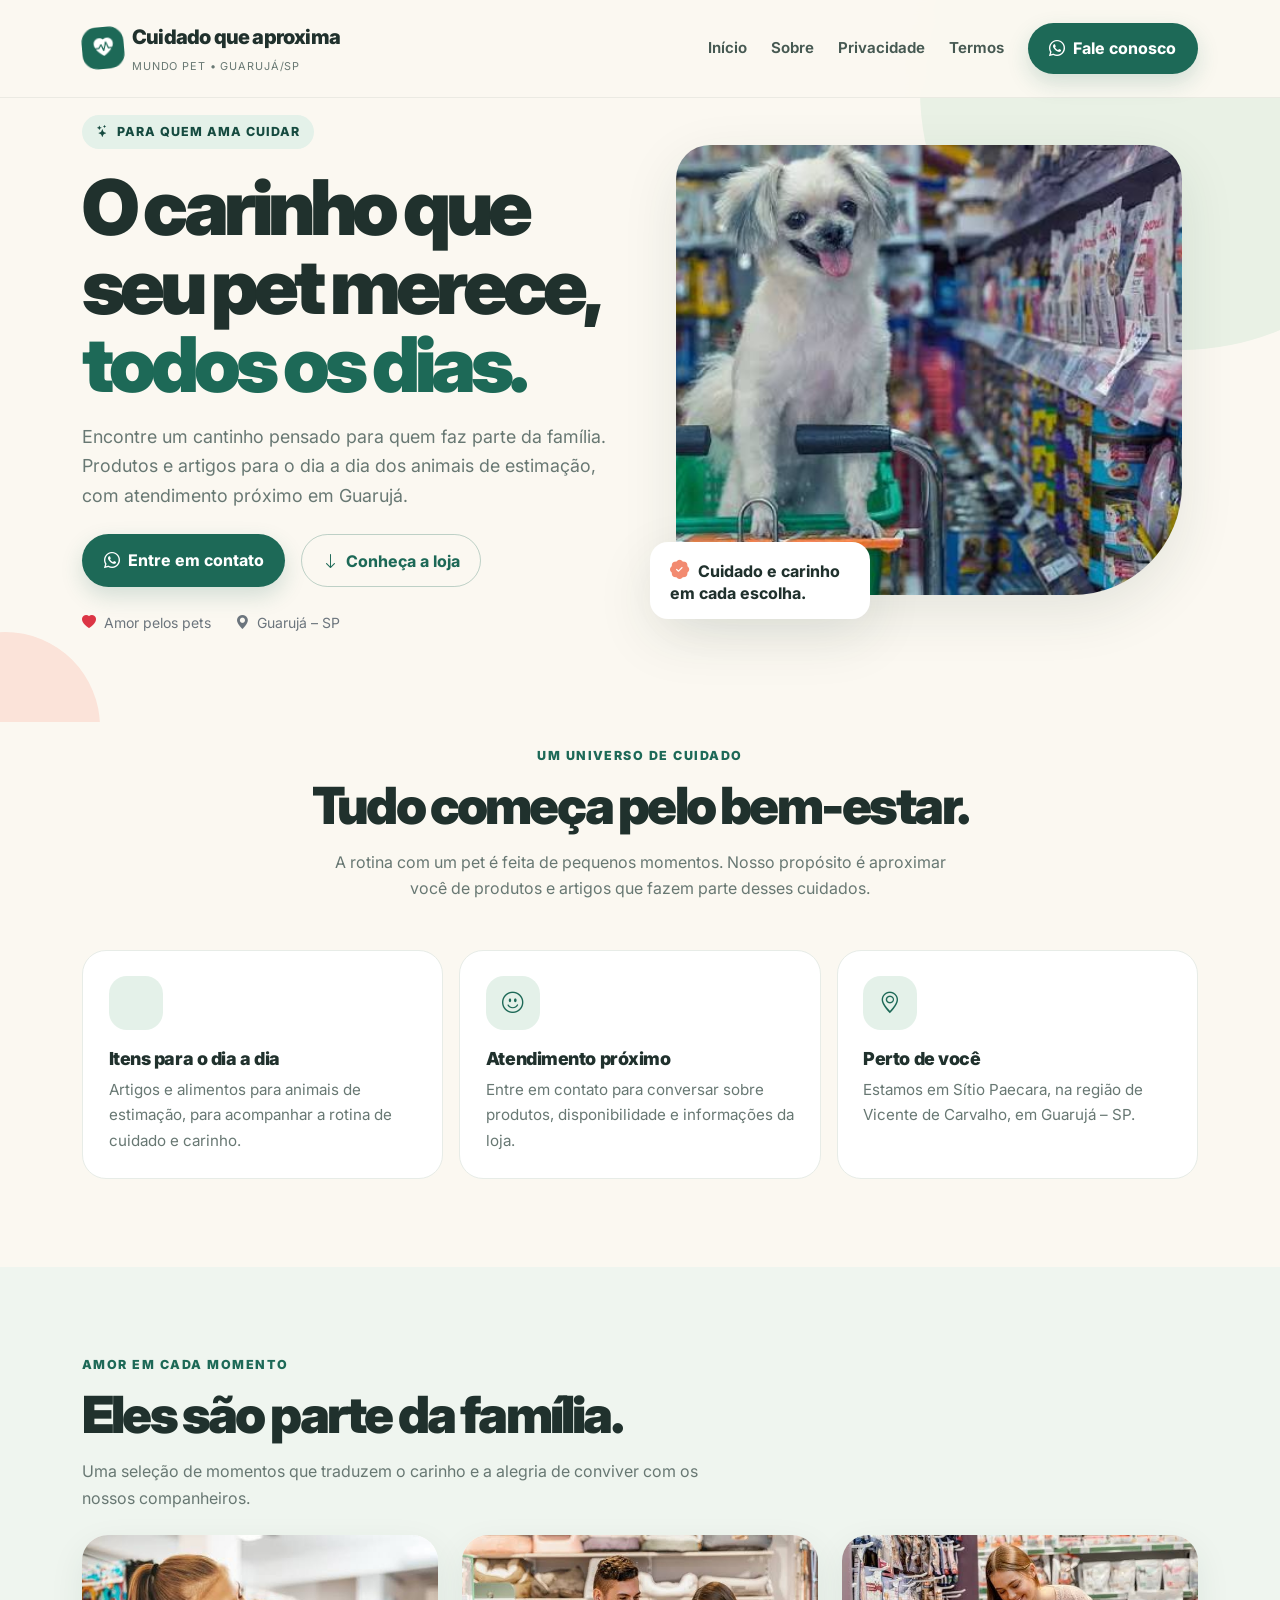
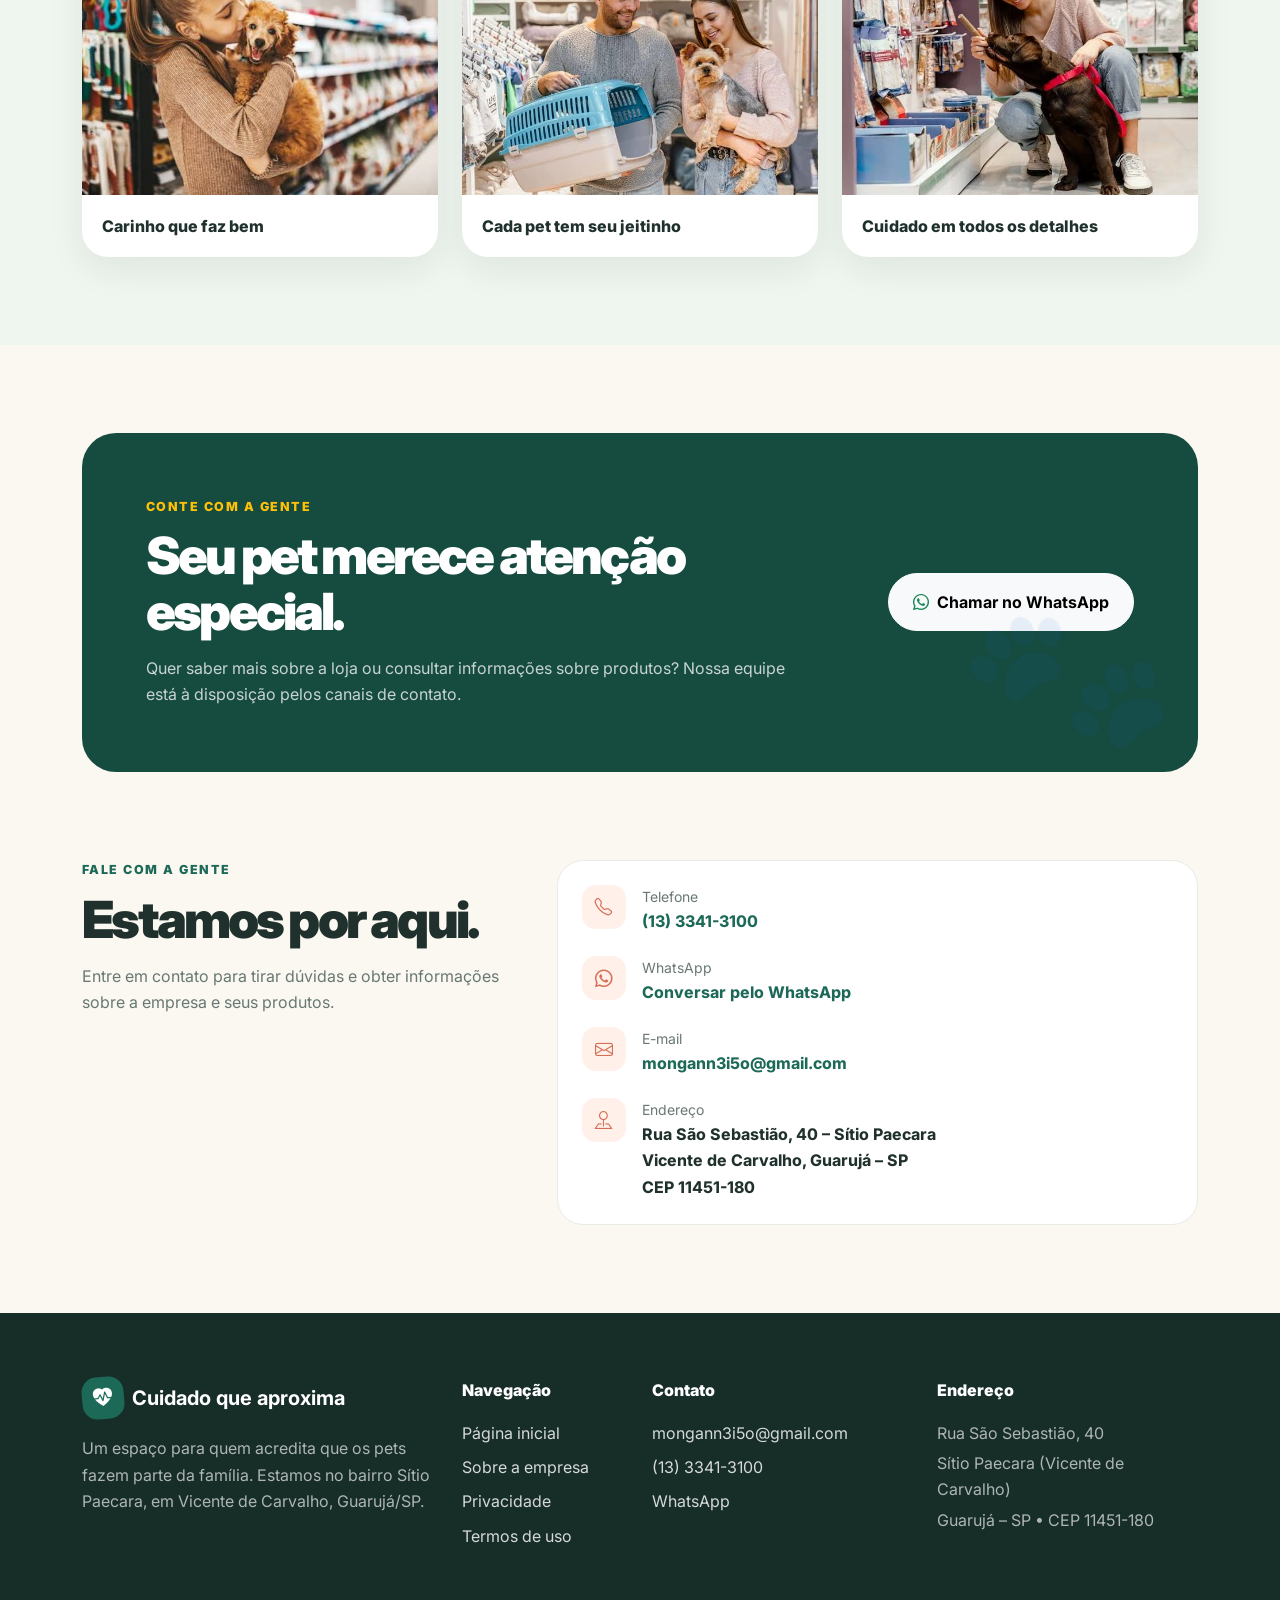
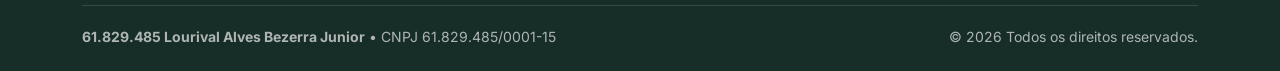
<file: index.html>
<!doctype html>
<html lang="pt-BR">
<head>
 <meta charset="utf-8">
 <meta name="viewport" content="width=device-width, initial-scale=1">
 <meta name="description" content="Conheça a empresa 61.829.485 Lourival Alves Bezerra Junior, comércio varejista de animais vivos e artigos e alimentos para animais de estimação em Guarujá – SP.">
 <meta name="theme-color" content="#fbf8f1">
 <title>Cuidado que aproxima | Artigos para pets em Guarujá</title>
 <link rel="preconnect" href="https://fonts.googleapis.com">
 <link rel="preconnect" href="https://fonts.gstatic.com" crossorigin>
 <link href="https://fonts.googleapis.com/css2?family=Inter:wght@400;500;600;700;800;900&display=swap" rel="stylesheet">
 <link href="https://cdn.jsdelivr.net/npm/bootstrap@5.3.3/dist/css/bootstrap.min.css" rel="stylesheet">
 <link href="https://cdn.jsdelivr.net/npm/bootstrap-icons@1.11.3/font/bootstrap-icons.min.css" rel="stylesheet">
 <link href="assets/css/style.css" rel="stylesheet">
</head>
<body>

<nav class="navbar navbar-expand-lg fixed-top">
 <div class="container py-2">
  <a class="navbar-brand d-flex align-items-center gap-2" href="index.html">
   <span class="brand-mark"><i class="bi bi-heart-pulse-fill"></i></span>
   <span><span class="brand-name">Cuidado que aproxima</span><span class="brand-sub">Mundo pet • Guarujá/SP</span></span>
  </a>
  <button class="navbar-toggler border-0" type="button" data-bs-toggle="collapse" data-bs-target="#mainNav" aria-controls="mainNav" aria-expanded="false" aria-label="Abrir menu"><i class="bi bi-list fs-2"></i></button>
  <div class="collapse navbar-collapse" id="mainNav">
   <ul class="navbar-nav ms-auto align-items-lg-center gap-lg-2"><li class="nav-item"><a class="nav-link active" href="index.html">Início</a></li>
<li class="nav-item"><a class="nav-link " href="sobre.html">Sobre</a></li>
<li class="nav-item"><a class="nav-link " href="politica-de-privacidade.html">Privacidade</a></li>
<li class="nav-item"><a class="nav-link " href="termos-de-uso.html">Termos</a></li></ul>
   <a class="btn btn-pet ms-lg-3 mt-3 mt-lg-0" href="https://wa.me/551333413100" target="_blank" rel="noopener"><i class="bi bi-whatsapp me-2"></i>Fale conosco</a>
  </div>
 </div>
</nav>
<main>
<section class="hero">
 <div class="container">
  <div class="row align-items-center g-4">
   <div class="col-lg-6">
    <span class="eyebrow"><i class="bi bi-stars"></i> Para quem ama cuidar</span>
    <h1>O carinho que seu pet merece, <span>todos os dias.</span></h1>
    <p class="hero-copy">Encontre um cantinho pensado para quem faz parte da família. Produtos e artigos para o dia a dia dos animais de estimação, com atendimento próximo em Guarujá.</p>
    <div class="d-flex flex-wrap gap-3 mt-4">
     <a class="btn btn-pet" href="https://wa.me/551333413100" target="_blank" rel="noopener"><i class="bi bi-whatsapp me-2"></i>Entre em contato</a>
     <a class="btn btn-outline-pet" href="#sobre"><i class="bi bi-arrow-down me-2"></i>Conheça a loja</a>
    </div>
    <div class="d-flex flex-wrap gap-4 mt-4 small text-secondary"><span><i class="bi bi-heart-fill text-danger me-1"></i> Amor pelos pets</span><span><i class="bi bi-geo-alt-fill me-1"></i> Guarujá – SP</span></div>
   </div>
   <div class="col-lg-6">
    <div class="hero-photo-wrap">
     <img class="hero-photo" src="assets/img/pet-na-loja.jpg" alt="Cachorrinho em um carrinho dentro de uma loja pet">
     <div class="photo-note"><i class="bi bi-patch-check-fill"></i> Cuidado e carinho em cada escolha.</div>
    </div>
   </div>
  </div>
 </div>
</section>

<section class="section-pad pt-4" id="sobre">
 <div class="container">
  <div class="text-center mb-5"><div class="section-kicker">Um universo de cuidado</div><h2 class="section-title">Tudo começa pelo bem-estar.</h2><p class="section-lead mx-auto">A rotina com um pet é feita de pequenos momentos. Nosso propósito é aproximar você de produtos e artigos que fazem parte desses cuidados.</p></div>
  <div class="row g-3">
   <div class="col-md-4"><div class="feature-card"><div class="icon-bubble"><i class="bi bi-basket2-heart"></i></div><h3>Itens para o dia a dia</h3><p>Artigos e alimentos para animais de estimação, para acompanhar a rotina de cuidado e carinho.</p></div></div>
   <div class="col-md-4"><div class="feature-card"><div class="icon-bubble"><i class="bi bi-emoji-smile"></i></div><h3>Atendimento próximo</h3><p>Entre em contato para conversar sobre produtos, disponibilidade e informações da loja.</p></div></div>
   <div class="col-md-4"><div class="feature-card"><div class="icon-bubble"><i class="bi bi-geo-alt"></i></div><h3>Perto de você</h3><p>Estamos em Sítio Paecara, na região de Vicente de Carvalho, em Guarujá – SP.</p></div></div>
  </div>
 </div>
</section>

<section class="soft-section section-pad" id="galeria">
 <div class="container">
  <div class="row align-items-end mb-4"><div class="col-lg-8"><div class="section-kicker">Amor em cada momento</div><h2 class="section-title">Eles são parte da família.</h2><p class="section-lead mb-0">Uma seleção de momentos que traduzem o carinho e a alegria de conviver com os nossos companheiros.</p></div></div>
  <div class="row g-4">
   <div class="col-md-6 col-lg-4"><div class="gallery-card"><img src="assets/img/tutora-com-cachorro.jpg" alt="Tutora abraçando seu cachorro em uma loja pet"><div class="gallery-caption">Carinho que faz bem</div></div></div>
   <div class="col-md-6 col-lg-4"><div class="gallery-card"><img src="assets/img/familia-e-pet.jpg" alt="Família com cachorro e caixa de transporte em loja pet"><div class="gallery-caption">Cada pet tem seu jeitinho</div></div></div>
   <div class="col-md-6 col-lg-4"><div class="gallery-card"><img src="assets/img/carinho-no-pet.jpg" alt="Mulher fazendo carinho em um cachorro dentro de loja pet"><div class="gallery-caption">Cuidado em todos os detalhes</div></div></div>
  </div>
 </div>
</section>

<section class="section-pad">
 <div class="container">
  <div class="promise-panel">
   <div class="row align-items-center position-relative">
    <div class="col-lg-8"><div class="section-kicker text-warning">Conte com a gente</div><h2 class="section-title text-white">Seu pet merece atenção especial.</h2><p class="mb-0">Quer saber mais sobre a loja ou consultar informações sobre produtos? Nossa equipe está à disposição pelos canais de contato.</p></div>
    <div class="col-lg-4 mt-4 mt-lg-0 text-lg-end"><a class="btn btn-light rounded-pill px-4 py-3 fw-bold" href="https://wa.me/551333413100" target="_blank" rel="noopener"><i class="bi bi-whatsapp me-2 text-success"></i>Chamar no WhatsApp</a></div>
   </div>
  </div>
 </div>
</section>

<section class="section-pad pt-0" id="contato">
 <div class="container">
  <div class="row g-4">
   <div class="col-lg-5"><div class="section-kicker">Fale com a gente</div><h2 class="section-title">Estamos por aqui.</h2><p class="section-lead">Entre em contato para tirar dúvidas e obter informações sobre a empresa e seus produtos.</p></div>
   <div class="col-lg-7"><div class="contact-card">
    <div class="contact-row"><span class="contact-icon"><i class="bi bi-telephone"></i></span><div><small>Telefone</small><a href="tel:+551333413100">(13) 3341-3100</a></div></div>
    <div class="contact-row"><span class="contact-icon"><i class="bi bi-whatsapp"></i></span><div><small>WhatsApp</small><a href="https://wa.me/551333413100" target="_blank" rel="noopener">Conversar pelo WhatsApp</a></div></div>
    <div class="contact-row"><span class="contact-icon"><i class="bi bi-envelope"></i></span><div><small>E-mail</small><a href="mailto:mongann3i5o@gmail.com">mongann3i5o@gmail.com</a></div></div>
    <div class="contact-row"><span class="contact-icon"><i class="bi bi-pin-map"></i></span><div><small>Endereço</small><strong>Rua São Sebastião, 40 – Sítio Paecara<br>Vicente de Carvalho, Guarujá – SP<br>CEP 11451-180</strong></div></div>
   </div></div>
  </div>
 </div>
</section>
</main>

<footer class="footer">
 <div class="container">
  <div class="row g-4">
   <div class="col-lg-4">
    <div class="d-flex align-items-center gap-2 mb-3"><span class="brand-mark"><i class="bi bi-heart-pulse-fill"></i></span><span class="fw-bold fs-5">Cuidado que aproxima</span></div>
    <p>Um espaço para quem acredita que os pets fazem parte da família. Estamos no bairro Sítio Paecara, em Vicente de Carvalho, Guarujá/SP.</p>
   </div>
   <div class="col-6 col-lg-2">
    <div class="footer-title">Navegação</div>
    <ul class="list-unstyled d-grid gap-2"><li><a href="index.html">Página inicial</a></li><li><a href="sobre.html">Sobre a empresa</a></li><li><a href="politica-de-privacidade.html">Privacidade</a></li><li><a href="termos-de-uso.html">Termos de uso</a></li></ul>
   </div>
   <div class="col-6 col-lg-3">
    <div class="footer-title">Contato</div>
    <ul class="list-unstyled d-grid gap-2"><li><a href="mailto:mongann3i5o@gmail.com">mongann3i5o@gmail.com</a></li><li><a href="tel:+551333413100">(13) 3341-3100</a></li><li><a href="https://wa.me/551333413100" target="_blank" rel="noopener">WhatsApp</a></li></ul>
   </div>
   <div class="col-lg-3">
    <div class="footer-title">Endereço</div>
    <p class="mb-1">Rua São Sebastião, 40</p><p class="mb-1">Sítio Paecara (Vicente de Carvalho)</p><p>Guarujá – SP • CEP 11451-180</p>
   </div>
  </div>
  <div class="footer-bottom d-flex flex-column flex-md-row justify-content-between gap-2">
   <small><strong>61.829.485 Lourival Alves Bezerra Junior</strong> • CNPJ 61.829.485/0001-15</small>
   <small>© <span id="year"></span> Todos os direitos reservados.</small>
  </div>
 </div>
</footer>

<script src="https://cdn.jsdelivr.net/npm/bootstrap@5.3.3/dist/js/bootstrap.bundle.min.js"></script>
<script>document.getElementById('year').textContent = new Date().getFullYear();</script>

</body>
</html>
</file>
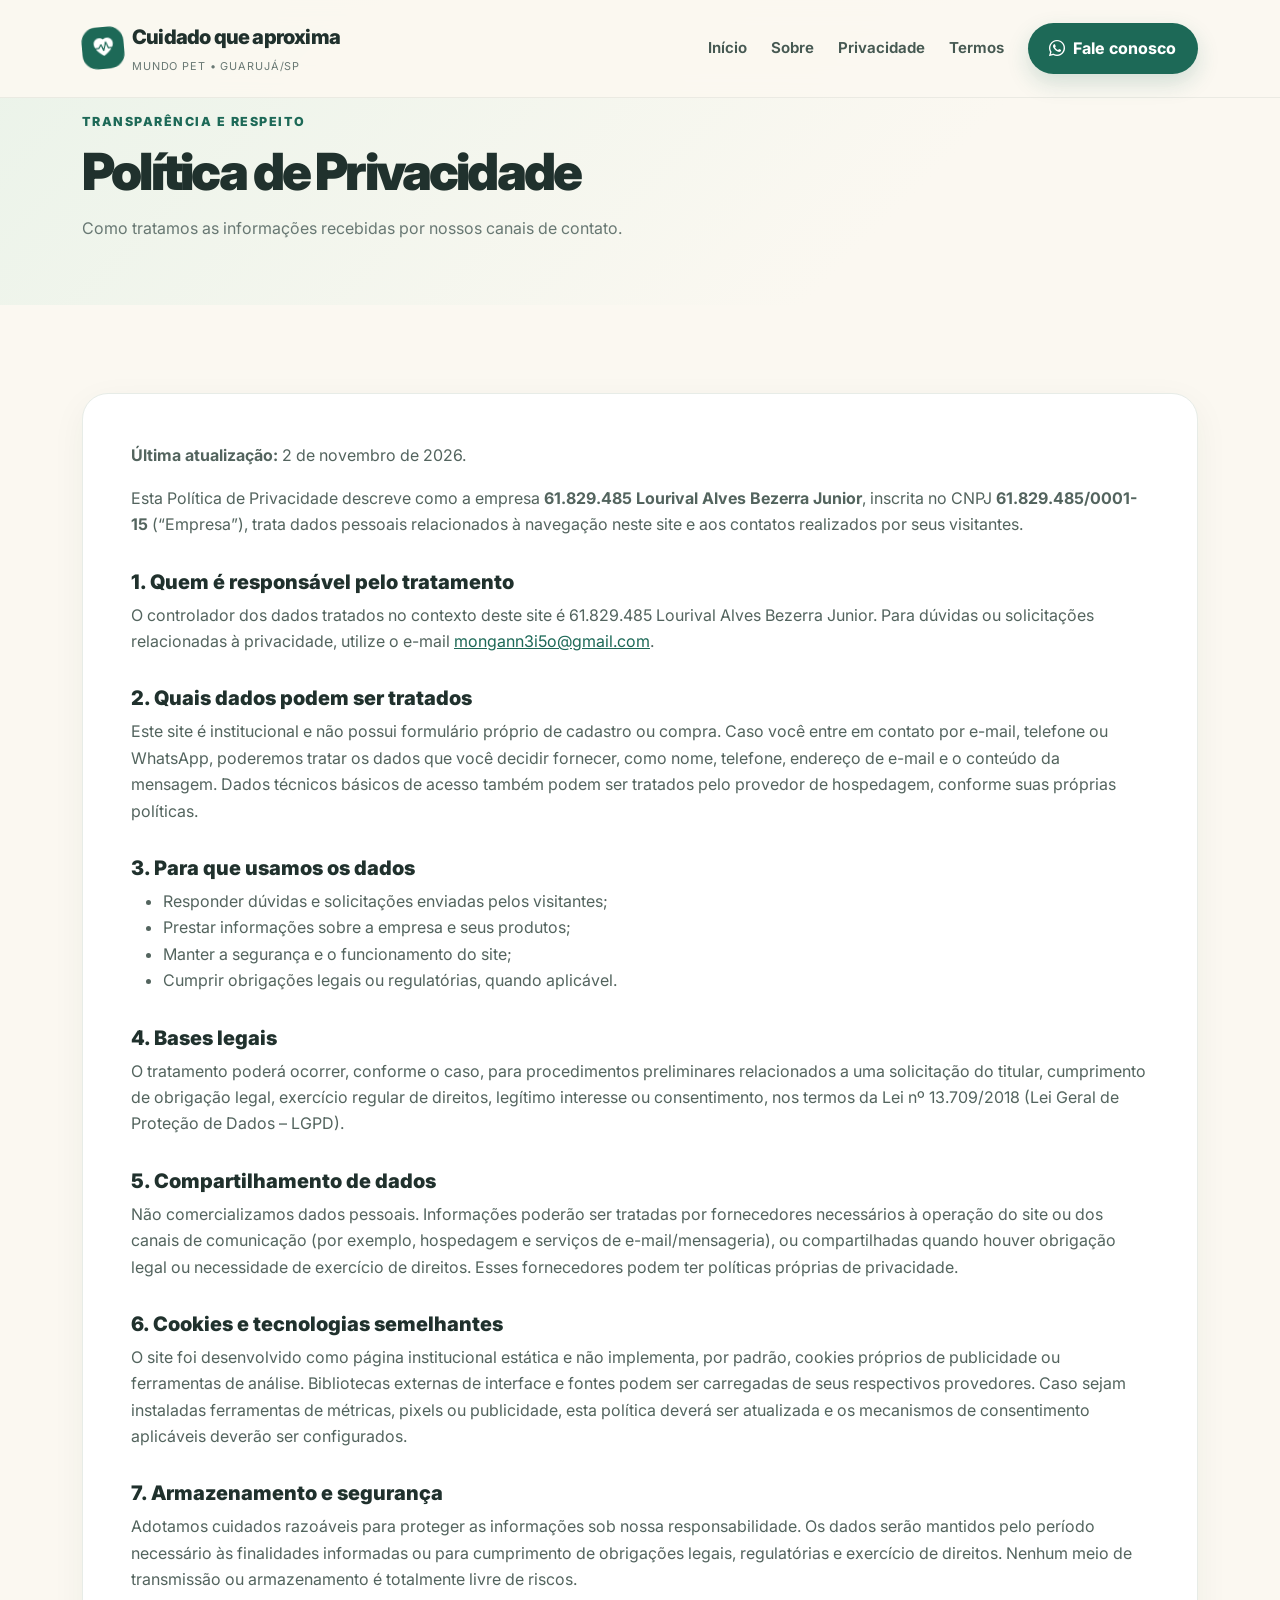
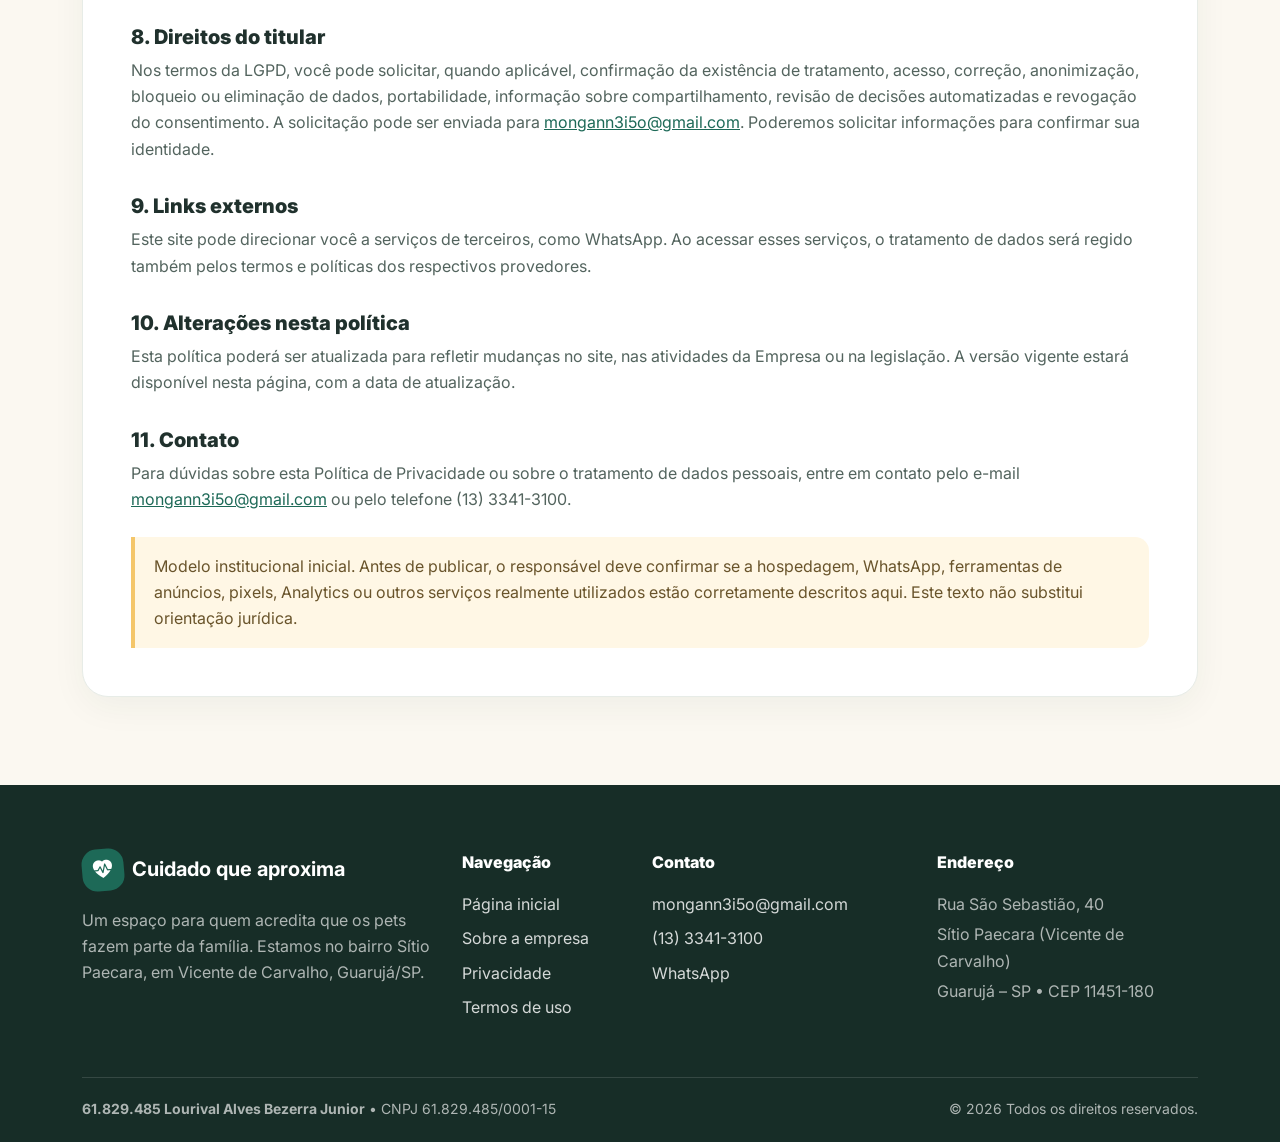
<file: politica-de-privacidade.html>
<!doctype html>
<html lang="pt-BR">
<head>
 <meta charset="utf-8">
 <meta name="viewport" content="width=device-width, initial-scale=1">
 <meta name="description" content="Política de Privacidade do site da empresa 61.829.485 Lourival Alves Bezerra Junior.">
 <meta name="theme-color" content="#fbf8f1">
 <title>Política de Privacidade | 61.829.485 Lourival Alves Bezerra Junior</title>
 <link rel="preconnect" href="https://fonts.googleapis.com">
 <link rel="preconnect" href="https://fonts.gstatic.com" crossorigin>
 <link href="https://fonts.googleapis.com/css2?family=Inter:wght@400;500;600;700;800;900&display=swap" rel="stylesheet">
 <link href="https://cdn.jsdelivr.net/npm/bootstrap@5.3.3/dist/css/bootstrap.min.css" rel="stylesheet">
 <link href="https://cdn.jsdelivr.net/npm/bootstrap-icons@1.11.3/font/bootstrap-icons.min.css" rel="stylesheet">
 <link href="assets/css/style.css" rel="stylesheet">
</head>
<body>

<nav class="navbar navbar-expand-lg fixed-top">
 <div class="container py-2">
  <a class="navbar-brand d-flex align-items-center gap-2" href="index.html">
   <span class="brand-mark"><i class="bi bi-heart-pulse-fill"></i></span>
   <span><span class="brand-name">Cuidado que aproxima</span><span class="brand-sub">Mundo pet • Guarujá/SP</span></span>
  </a>
  <button class="navbar-toggler border-0" type="button" data-bs-toggle="collapse" data-bs-target="#mainNav" aria-controls="mainNav" aria-expanded="false" aria-label="Abrir menu"><i class="bi bi-list fs-2"></i></button>
  <div class="collapse navbar-collapse" id="mainNav">
   <ul class="navbar-nav ms-auto align-items-lg-center gap-lg-2"><li class="nav-item"><a class="nav-link " href="index.html">Início</a></li>
<li class="nav-item"><a class="nav-link " href="sobre.html">Sobre</a></li>
<li class="nav-item"><a class="nav-link active" href="politica-de-privacidade.html">Privacidade</a></li>
<li class="nav-item"><a class="nav-link " href="termos-de-uso.html">Termos</a></li></ul>
   <a class="btn btn-pet ms-lg-3 mt-3 mt-lg-0" href="https://wa.me/551333413100" target="_blank" rel="noopener"><i class="bi bi-whatsapp me-2"></i>Fale conosco</a>
  </div>
 </div>
</nav>
<main>
<section class="inner-hero"><div class="container"><div class="section-kicker">Transparência e respeito</div><h1 class="section-title">Política de Privacidade</h1><p class="section-lead">Como tratamos as informações recebidas por nossos canais de contato.</p></div></section>
<section class="section-pad"><div class="container"><div class="policy-content">
 <p><strong>Última atualização:</strong> 2 de novembro de 2026.</p>
 <p>Esta Política de Privacidade descreve como a empresa <strong>61.829.485 Lourival Alves Bezerra Junior</strong>, inscrita no CNPJ <strong>61.829.485/0001-15</strong> (“Empresa”), trata dados pessoais relacionados à navegação neste site e aos contatos realizados por seus visitantes.</p>
 <h2>1. Quem é responsável pelo tratamento</h2><p>O controlador dos dados tratados no contexto deste site é 61.829.485 Lourival Alves Bezerra Junior. Para dúvidas ou solicitações relacionadas à privacidade, utilize o e-mail <a href="mailto:mongann3i5o@gmail.com">mongann3i5o@gmail.com</a>.</p>
 <h2>2. Quais dados podem ser tratados</h2><p>Este site é institucional e não possui formulário próprio de cadastro ou compra. Caso você entre em contato por e-mail, telefone ou WhatsApp, poderemos tratar os dados que você decidir fornecer, como nome, telefone, endereço de e-mail e o conteúdo da mensagem. Dados técnicos básicos de acesso também podem ser tratados pelo provedor de hospedagem, conforme suas próprias políticas.</p>
 <h2>3. Para que usamos os dados</h2><ul><li>Responder dúvidas e solicitações enviadas pelos visitantes;</li><li>Prestar informações sobre a empresa e seus produtos;</li><li>Manter a segurança e o funcionamento do site;</li><li>Cumprir obrigações legais ou regulatórias, quando aplicável.</li></ul>
 <h2>4. Bases legais</h2><p>O tratamento poderá ocorrer, conforme o caso, para procedimentos preliminares relacionados a uma solicitação do titular, cumprimento de obrigação legal, exercício regular de direitos, legítimo interesse ou consentimento, nos termos da Lei nº 13.709/2018 (Lei Geral de Proteção de Dados – LGPD).</p>
 <h2>5. Compartilhamento de dados</h2><p>Não comercializamos dados pessoais. Informações poderão ser tratadas por fornecedores necessários à operação do site ou dos canais de comunicação (por exemplo, hospedagem e serviços de e-mail/mensageria), ou compartilhadas quando houver obrigação legal ou necessidade de exercício de direitos. Esses fornecedores podem ter políticas próprias de privacidade.</p>
 <h2>6. Cookies e tecnologias semelhantes</h2><p>O site foi desenvolvido como página institucional estática e não implementa, por padrão, cookies próprios de publicidade ou ferramentas de análise. Bibliotecas externas de interface e fontes podem ser carregadas de seus respectivos provedores. Caso sejam instaladas ferramentas de métricas, pixels ou publicidade, esta política deverá ser atualizada e os mecanismos de consentimento aplicáveis deverão ser configurados.</p>
 <h2>7. Armazenamento e segurança</h2><p>Adotamos cuidados razoáveis para proteger as informações sob nossa responsabilidade. Os dados serão mantidos pelo período necessário às finalidades informadas ou para cumprimento de obrigações legais, regulatórias e exercício de direitos. Nenhum meio de transmissão ou armazenamento é totalmente livre de riscos.</p>
 <h2>8. Direitos do titular</h2><p>Nos termos da LGPD, você pode solicitar, quando aplicável, confirmação da existência de tratamento, acesso, correção, anonimização, bloqueio ou eliminação de dados, portabilidade, informação sobre compartilhamento, revisão de decisões automatizadas e revogação do consentimento. A solicitação pode ser enviada para <a href="mailto:mongann3i5o@gmail.com">mongann3i5o@gmail.com</a>. Poderemos solicitar informações para confirmar sua identidade.</p>
 <h2>9. Links externos</h2><p>Este site pode direcionar você a serviços de terceiros, como WhatsApp. Ao acessar esses serviços, o tratamento de dados será regido também pelos termos e políticas dos respectivos provedores.</p>
 <h2>10. Alterações nesta política</h2><p>Esta política poderá ser atualizada para refletir mudanças no site, nas atividades da Empresa ou na legislação. A versão vigente estará disponível nesta página, com a data de atualização.</p>
 <h2>11. Contato</h2><p>Para dúvidas sobre esta Política de Privacidade ou sobre o tratamento de dados pessoais, entre em contato pelo e-mail <a href="mailto:mongann3i5o@gmail.com">mongann3i5o@gmail.com</a> ou pelo telefone (13) 3341-3100.</p>
 <div class="legal-note mt-4">Modelo institucional inicial. Antes de publicar, o responsável deve confirmar se a hospedagem, WhatsApp, ferramentas de anúncios, pixels, Analytics ou outros serviços realmente utilizados estão corretamente descritos aqui. Este texto não substitui orientação jurídica.</div>
</div></div></section>
</main>

<footer class="footer">
 <div class="container">
  <div class="row g-4">
   <div class="col-lg-4">
    <div class="d-flex align-items-center gap-2 mb-3"><span class="brand-mark"><i class="bi bi-heart-pulse-fill"></i></span><span class="fw-bold fs-5">Cuidado que aproxima</span></div>
    <p>Um espaço para quem acredita que os pets fazem parte da família. Estamos no bairro Sítio Paecara, em Vicente de Carvalho, Guarujá/SP.</p>
   </div>
   <div class="col-6 col-lg-2">
    <div class="footer-title">Navegação</div>
    <ul class="list-unstyled d-grid gap-2"><li><a href="index.html">Página inicial</a></li><li><a href="sobre.html">Sobre a empresa</a></li><li><a href="politica-de-privacidade.html">Privacidade</a></li><li><a href="termos-de-uso.html">Termos de uso</a></li></ul>
   </div>
   <div class="col-6 col-lg-3">
    <div class="footer-title">Contato</div>
    <ul class="list-unstyled d-grid gap-2"><li><a href="mailto:mongann3i5o@gmail.com">mongann3i5o@gmail.com</a></li><li><a href="tel:+551333413100">(13) 3341-3100</a></li><li><a href="https://wa.me/551333413100" target="_blank" rel="noopener">WhatsApp</a></li></ul>
   </div>
   <div class="col-lg-3">
    <div class="footer-title">Endereço</div>
    <p class="mb-1">Rua São Sebastião, 40</p><p class="mb-1">Sítio Paecara (Vicente de Carvalho)</p><p>Guarujá – SP • CEP 11451-180</p>
   </div>
  </div>
  <div class="footer-bottom d-flex flex-column flex-md-row justify-content-between gap-2">
   <small><strong>61.829.485 Lourival Alves Bezerra Junior</strong> • CNPJ 61.829.485/0001-15</small>
   <small>© <span id="year"></span> Todos os direitos reservados.</small>
  </div>
 </div>
</footer>

<script src="https://cdn.jsdelivr.net/npm/bootstrap@5.3.3/dist/js/bootstrap.bundle.min.js"></script>
<script>document.getElementById('year').textContent = new Date().getFullYear();</script>

</body>
</html>
</file>
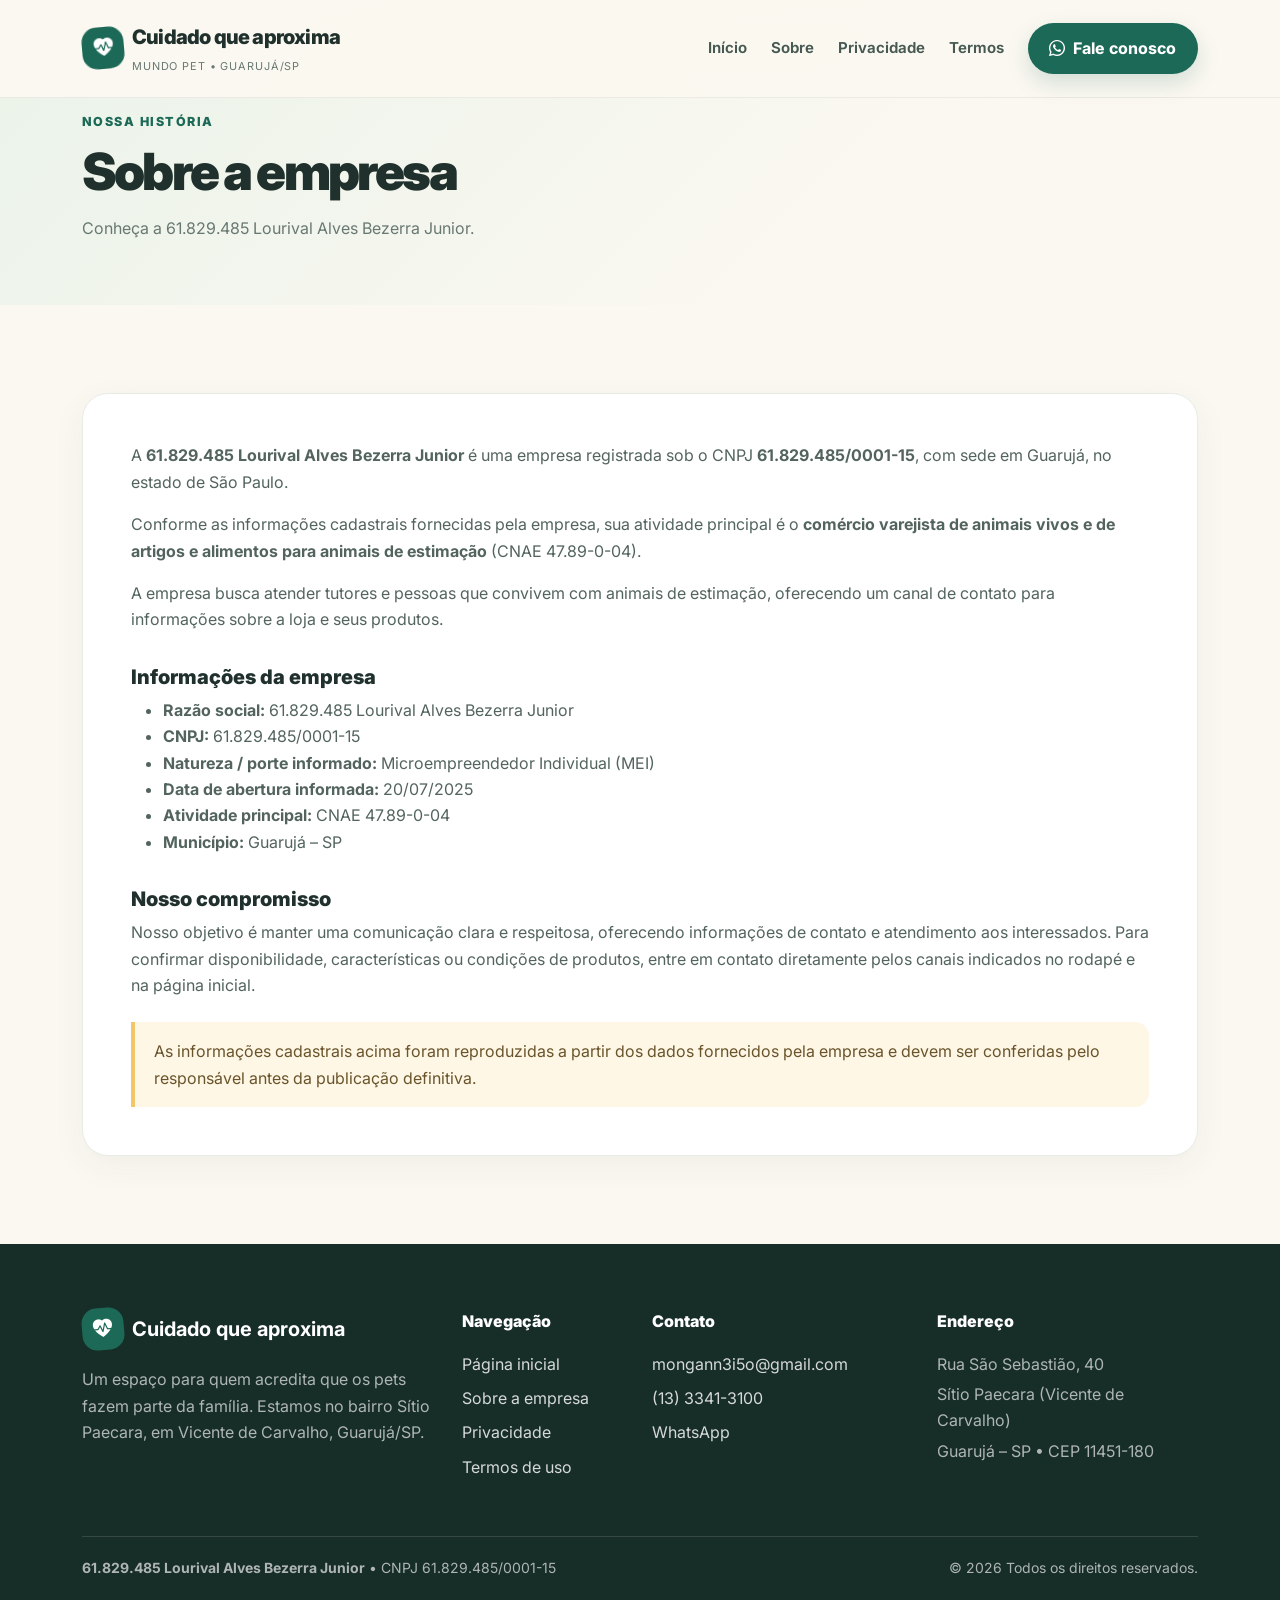
<file: sobre.html>
<!doctype html>
<html lang="pt-BR">
<head>
 <meta charset="utf-8">
 <meta name="viewport" content="width=device-width, initial-scale=1">
 <meta name="description" content="Conheça a empresa 61.829.485 Lourival Alves Bezerra Junior, em Guarujá – SP.">
 <meta name="theme-color" content="#fbf8f1">
 <title>Sobre | 61.829.485 Lourival Alves Bezerra Junior</title>
 <link rel="preconnect" href="https://fonts.googleapis.com">
 <link rel="preconnect" href="https://fonts.gstatic.com" crossorigin>
 <link href="https://fonts.googleapis.com/css2?family=Inter:wght@400;500;600;700;800;900&display=swap" rel="stylesheet">
 <link href="https://cdn.jsdelivr.net/npm/bootstrap@5.3.3/dist/css/bootstrap.min.css" rel="stylesheet">
 <link href="https://cdn.jsdelivr.net/npm/bootstrap-icons@1.11.3/font/bootstrap-icons.min.css" rel="stylesheet">
 <link href="assets/css/style.css" rel="stylesheet">
</head>
<body>

<nav class="navbar navbar-expand-lg fixed-top">
 <div class="container py-2">
  <a class="navbar-brand d-flex align-items-center gap-2" href="index.html">
   <span class="brand-mark"><i class="bi bi-heart-pulse-fill"></i></span>
   <span><span class="brand-name">Cuidado que aproxima</span><span class="brand-sub">Mundo pet • Guarujá/SP</span></span>
  </a>
  <button class="navbar-toggler border-0" type="button" data-bs-toggle="collapse" data-bs-target="#mainNav" aria-controls="mainNav" aria-expanded="false" aria-label="Abrir menu"><i class="bi bi-list fs-2"></i></button>
  <div class="collapse navbar-collapse" id="mainNav">
   <ul class="navbar-nav ms-auto align-items-lg-center gap-lg-2"><li class="nav-item"><a class="nav-link " href="index.html">Início</a></li>
<li class="nav-item"><a class="nav-link active" href="sobre.html">Sobre</a></li>
<li class="nav-item"><a class="nav-link " href="politica-de-privacidade.html">Privacidade</a></li>
<li class="nav-item"><a class="nav-link " href="termos-de-uso.html">Termos</a></li></ul>
   <a class="btn btn-pet ms-lg-3 mt-3 mt-lg-0" href="https://wa.me/551333413100" target="_blank" rel="noopener"><i class="bi bi-whatsapp me-2"></i>Fale conosco</a>
  </div>
 </div>
</nav>
<main>
<section class="inner-hero"><div class="container"><div class="section-kicker">Nossa história</div><h1 class="section-title">Sobre a empresa</h1><p class="section-lead">Conheça a 61.829.485 Lourival Alves Bezerra Junior.</p></div></section>
<section class="section-pad"><div class="container"><div class="policy-content">
 <p>A <strong>61.829.485 Lourival Alves Bezerra Junior</strong> é uma empresa registrada sob o CNPJ <strong>61.829.485/0001-15</strong>, com sede em Guarujá, no estado de São Paulo.</p>
 <p>Conforme as informações cadastrais fornecidas pela empresa, sua atividade principal é o <strong>comércio varejista de animais vivos e de artigos e alimentos para animais de estimação</strong> (CNAE 47.89-0-04).</p>
 <p>A empresa busca atender tutores e pessoas que convivem com animais de estimação, oferecendo um canal de contato para informações sobre a loja e seus produtos.</p>
 <h2>Informações da empresa</h2>
 <ul><li><strong>Razão social:</strong> 61.829.485 Lourival Alves Bezerra Junior</li><li><strong>CNPJ:</strong> 61.829.485/0001-15</li><li><strong>Natureza / porte informado:</strong> Microempreendedor Individual (MEI)</li><li><strong>Data de abertura informada:</strong> 20/07/2025</li><li><strong>Atividade principal:</strong> CNAE 47.89-0-04</li><li><strong>Município:</strong> Guarujá – SP</li></ul>
 <h2>Nosso compromisso</h2><p>Nosso objetivo é manter uma comunicação clara e respeitosa, oferecendo informações de contato e atendimento aos interessados. Para confirmar disponibilidade, características ou condições de produtos, entre em contato diretamente pelos canais indicados no rodapé e na página inicial.</p>
 <div class="legal-note mt-4">As informações cadastrais acima foram reproduzidas a partir dos dados fornecidos pela empresa e devem ser conferidas pelo responsável antes da publicação definitiva.</div>
</div></div></section>
</main>

<footer class="footer">
 <div class="container">
  <div class="row g-4">
   <div class="col-lg-4">
    <div class="d-flex align-items-center gap-2 mb-3"><span class="brand-mark"><i class="bi bi-heart-pulse-fill"></i></span><span class="fw-bold fs-5">Cuidado que aproxima</span></div>
    <p>Um espaço para quem acredita que os pets fazem parte da família. Estamos no bairro Sítio Paecara, em Vicente de Carvalho, Guarujá/SP.</p>
   </div>
   <div class="col-6 col-lg-2">
    <div class="footer-title">Navegação</div>
    <ul class="list-unstyled d-grid gap-2"><li><a href="index.html">Página inicial</a></li><li><a href="sobre.html">Sobre a empresa</a></li><li><a href="politica-de-privacidade.html">Privacidade</a></li><li><a href="termos-de-uso.html">Termos de uso</a></li></ul>
   </div>
   <div class="col-6 col-lg-3">
    <div class="footer-title">Contato</div>
    <ul class="list-unstyled d-grid gap-2"><li><a href="mailto:mongann3i5o@gmail.com">mongann3i5o@gmail.com</a></li><li><a href="tel:+551333413100">(13) 3341-3100</a></li><li><a href="https://wa.me/551333413100" target="_blank" rel="noopener">WhatsApp</a></li></ul>
   </div>
   <div class="col-lg-3">
    <div class="footer-title">Endereço</div>
    <p class="mb-1">Rua São Sebastião, 40</p><p class="mb-1">Sítio Paecara (Vicente de Carvalho)</p><p>Guarujá – SP • CEP 11451-180</p>
   </div>
  </div>
  <div class="footer-bottom d-flex flex-column flex-md-row justify-content-between gap-2">
   <small><strong>61.829.485 Lourival Alves Bezerra Junior</strong> • CNPJ 61.829.485/0001-15</small>
   <small>© <span id="year"></span> Todos os direitos reservados.</small>
  </div>
 </div>
</footer>

<script src="https://cdn.jsdelivr.net/npm/bootstrap@5.3.3/dist/js/bootstrap.bundle.min.js"></script>
<script>document.getElementById('year').textContent = new Date().getFullYear();</script>

</body>
</html>
</file>
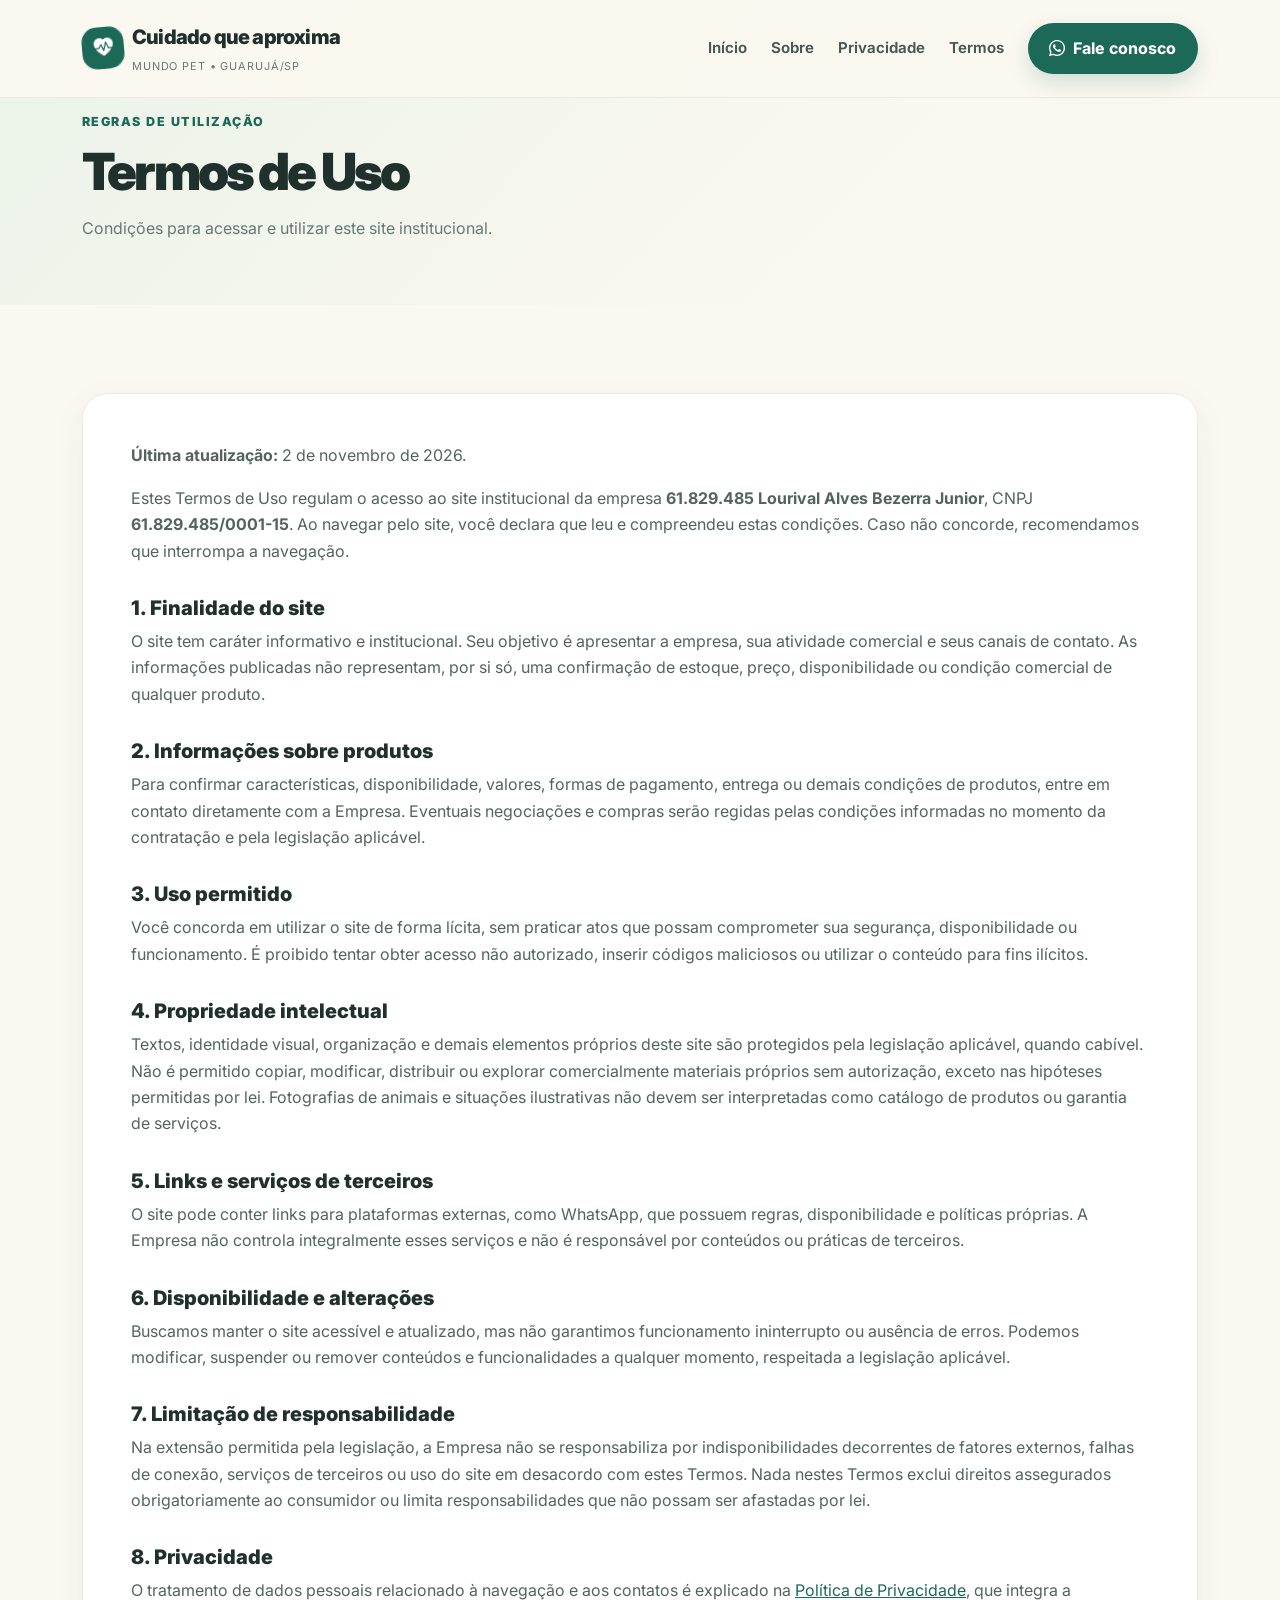
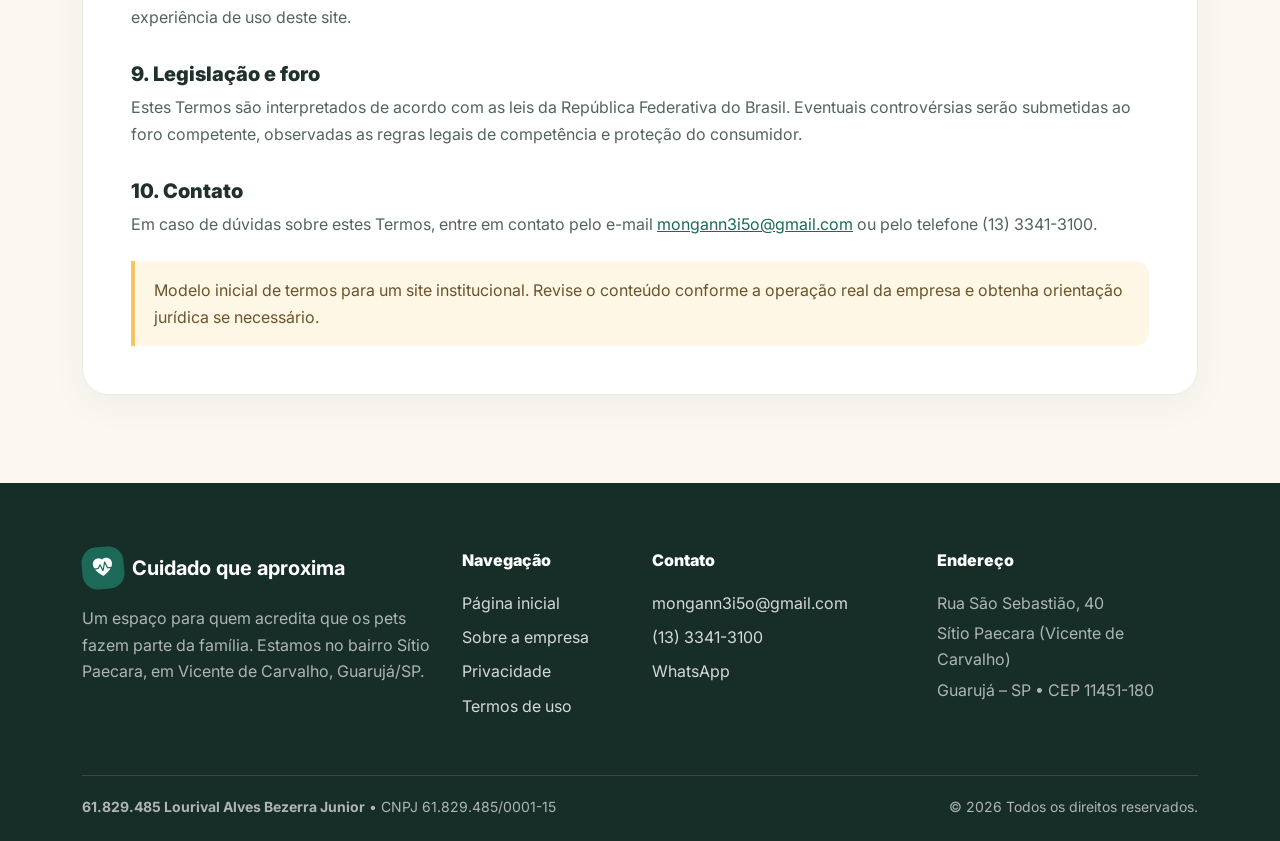
<file: termos-de-uso.html>
<!doctype html>
<html lang="pt-BR">
<head>
 <meta charset="utf-8">
 <meta name="viewport" content="width=device-width, initial-scale=1">
 <meta name="description" content="Termos de Uso do site da empresa 61.829.485 Lourival Alves Bezerra Junior.">
 <meta name="theme-color" content="#fbf8f1">
 <title>Termos de Uso | 61.829.485 Lourival Alves Bezerra Junior</title>
 <link rel="preconnect" href="https://fonts.googleapis.com">
 <link rel="preconnect" href="https://fonts.gstatic.com" crossorigin>
 <link href="https://fonts.googleapis.com/css2?family=Inter:wght@400;500;600;700;800;900&display=swap" rel="stylesheet">
 <link href="https://cdn.jsdelivr.net/npm/bootstrap@5.3.3/dist/css/bootstrap.min.css" rel="stylesheet">
 <link href="https://cdn.jsdelivr.net/npm/bootstrap-icons@1.11.3/font/bootstrap-icons.min.css" rel="stylesheet">
 <link href="assets/css/style.css" rel="stylesheet">
</head>
<body>

<nav class="navbar navbar-expand-lg fixed-top">
 <div class="container py-2">
  <a class="navbar-brand d-flex align-items-center gap-2" href="index.html">
   <span class="brand-mark"><i class="bi bi-heart-pulse-fill"></i></span>
   <span><span class="brand-name">Cuidado que aproxima</span><span class="brand-sub">Mundo pet • Guarujá/SP</span></span>
  </a>
  <button class="navbar-toggler border-0" type="button" data-bs-toggle="collapse" data-bs-target="#mainNav" aria-controls="mainNav" aria-expanded="false" aria-label="Abrir menu"><i class="bi bi-list fs-2"></i></button>
  <div class="collapse navbar-collapse" id="mainNav">
   <ul class="navbar-nav ms-auto align-items-lg-center gap-lg-2"><li class="nav-item"><a class="nav-link " href="index.html">Início</a></li>
<li class="nav-item"><a class="nav-link " href="sobre.html">Sobre</a></li>
<li class="nav-item"><a class="nav-link " href="politica-de-privacidade.html">Privacidade</a></li>
<li class="nav-item"><a class="nav-link active" href="termos-de-uso.html">Termos</a></li></ul>
   <a class="btn btn-pet ms-lg-3 mt-3 mt-lg-0" href="https://wa.me/551333413100" target="_blank" rel="noopener"><i class="bi bi-whatsapp me-2"></i>Fale conosco</a>
  </div>
 </div>
</nav>
<main>
<section class="inner-hero"><div class="container"><div class="section-kicker">Regras de utilização</div><h1 class="section-title">Termos de Uso</h1><p class="section-lead">Condições para acessar e utilizar este site institucional.</p></div></section>
<section class="section-pad"><div class="container"><div class="policy-content">
 <p><strong>Última atualização:</strong> 2 de novembro de 2026.</p>
 <p>Estes Termos de Uso regulam o acesso ao site institucional da empresa <strong>61.829.485 Lourival Alves Bezerra Junior</strong>, CNPJ <strong>61.829.485/0001-15</strong>. Ao navegar pelo site, você declara que leu e compreendeu estas condições. Caso não concorde, recomendamos que interrompa a navegação.</p>
 <h2>1. Finalidade do site</h2><p>O site tem caráter informativo e institucional. Seu objetivo é apresentar a empresa, sua atividade comercial e seus canais de contato. As informações publicadas não representam, por si só, uma confirmação de estoque, preço, disponibilidade ou condição comercial de qualquer produto.</p>
 <h2>2. Informações sobre produtos</h2><p>Para confirmar características, disponibilidade, valores, formas de pagamento, entrega ou demais condições de produtos, entre em contato diretamente com a Empresa. Eventuais negociações e compras serão regidas pelas condições informadas no momento da contratação e pela legislação aplicável.</p>
 <h2>3. Uso permitido</h2><p>Você concorda em utilizar o site de forma lícita, sem praticar atos que possam comprometer sua segurança, disponibilidade ou funcionamento. É proibido tentar obter acesso não autorizado, inserir códigos maliciosos ou utilizar o conteúdo para fins ilícitos.</p>
 <h2>4. Propriedade intelectual</h2><p>Textos, identidade visual, organização e demais elementos próprios deste site são protegidos pela legislação aplicável, quando cabível. Não é permitido copiar, modificar, distribuir ou explorar comercialmente materiais próprios sem autorização, exceto nas hipóteses permitidas por lei. Fotografias de animais e situações ilustrativas não devem ser interpretadas como catálogo de produtos ou garantia de serviços.</p>
 <h2>5. Links e serviços de terceiros</h2><p>O site pode conter links para plataformas externas, como WhatsApp, que possuem regras, disponibilidade e políticas próprias. A Empresa não controla integralmente esses serviços e não é responsável por conteúdos ou práticas de terceiros.</p>
 <h2>6. Disponibilidade e alterações</h2><p>Buscamos manter o site acessível e atualizado, mas não garantimos funcionamento ininterrupto ou ausência de erros. Podemos modificar, suspender ou remover conteúdos e funcionalidades a qualquer momento, respeitada a legislação aplicável.</p>
 <h2>7. Limitação de responsabilidade</h2><p>Na extensão permitida pela legislação, a Empresa não se responsabiliza por indisponibilidades decorrentes de fatores externos, falhas de conexão, serviços de terceiros ou uso do site em desacordo com estes Termos. Nada nestes Termos exclui direitos assegurados obrigatoriamente ao consumidor ou limita responsabilidades que não possam ser afastadas por lei.</p>
 <h2>8. Privacidade</h2><p>O tratamento de dados pessoais relacionado à navegação e aos contatos é explicado na <a href="politica-de-privacidade.html">Política de Privacidade</a>, que integra a experiência de uso deste site.</p>
 <h2>9. Legislação e foro</h2><p>Estes Termos são interpretados de acordo com as leis da República Federativa do Brasil. Eventuais controvérsias serão submetidas ao foro competente, observadas as regras legais de competência e proteção do consumidor.</p>
 <h2>10. Contato</h2><p>Em caso de dúvidas sobre estes Termos, entre em contato pelo e-mail <a href="mailto:mongann3i5o@gmail.com">mongann3i5o@gmail.com</a> ou pelo telefone (13) 3341-3100.</p>
 <div class="legal-note mt-4">Modelo inicial de termos para um site institucional. Revise o conteúdo conforme a operação real da empresa e obtenha orientação jurídica se necessário.</div>
</div></div></section>
</main>

<footer class="footer">
 <div class="container">
  <div class="row g-4">
   <div class="col-lg-4">
    <div class="d-flex align-items-center gap-2 mb-3"><span class="brand-mark"><i class="bi bi-heart-pulse-fill"></i></span><span class="fw-bold fs-5">Cuidado que aproxima</span></div>
    <p>Um espaço para quem acredita que os pets fazem parte da família. Estamos no bairro Sítio Paecara, em Vicente de Carvalho, Guarujá/SP.</p>
   </div>
   <div class="col-6 col-lg-2">
    <div class="footer-title">Navegação</div>
    <ul class="list-unstyled d-grid gap-2"><li><a href="index.html">Página inicial</a></li><li><a href="sobre.html">Sobre a empresa</a></li><li><a href="politica-de-privacidade.html">Privacidade</a></li><li><a href="termos-de-uso.html">Termos de uso</a></li></ul>
   </div>
   <div class="col-6 col-lg-3">
    <div class="footer-title">Contato</div>
    <ul class="list-unstyled d-grid gap-2"><li><a href="mailto:mongann3i5o@gmail.com">mongann3i5o@gmail.com</a></li><li><a href="tel:+551333413100">(13) 3341-3100</a></li><li><a href="https://wa.me/551333413100" target="_blank" rel="noopener">WhatsApp</a></li></ul>
   </div>
   <div class="col-lg-3">
    <div class="footer-title">Endereço</div>
    <p class="mb-1">Rua São Sebastião, 40</p><p class="mb-1">Sítio Paecara (Vicente de Carvalho)</p><p>Guarujá – SP • CEP 11451-180</p>
   </div>
  </div>
  <div class="footer-bottom d-flex flex-column flex-md-row justify-content-between gap-2">
   <small><strong>61.829.485 Lourival Alves Bezerra Junior</strong> • CNPJ 61.829.485/0001-15</small>
   <small>© <span id="year"></span> Todos os direitos reservados.</small>
  </div>
 </div>
</footer>

<script src="https://cdn.jsdelivr.net/npm/bootstrap@5.3.3/dist/js/bootstrap.bundle.min.js"></script>
<script>document.getElementById('year').textContent = new Date().getFullYear();</script>

</body>
</html>
</file>
<file: assets/css/style.css>
:root {
  --ink: #20312d;
  --muted: #687873;
  --cream: #fbf8f1;
  --paper: #ffffff;
  --green: #1d6957;
  --green-dark: #164b40;
  --mint: #e4f1e9;
  --coral: #f28a70;
  --gold: #f4c66a;
  --line: #e7ece7;
  --shadow: 0 18px 55px rgba(27, 59, 48, .10);
}
* { box-sizing: border-box; }
html { scroll-behavior: smooth; }
body {
  font-family: Inter, ui-sans-serif, system-ui, -apple-system, "Segoe UI", sans-serif;
  color: var(--ink); background: var(--cream); line-height: 1.65;
}
a { color: var(--green); }
a:hover { color: var(--green-dark); }
.navbar { background: rgba(251,248,241,.94); backdrop-filter: blur(14px); border-bottom: 1px solid rgba(32,49,45,.07); }
.brand-mark {
  display:inline-grid; place-items:center; width:42px; height:42px; border-radius:15px;
  color:#fff; background:var(--green); font-size:1.2rem; transform:rotate(-5deg);
}
.brand-name { font-weight:850; letter-spacing:-.04em; color:var(--ink); line-height:1.05; }
.brand-sub { display:block; font-size:.68rem; color:var(--muted); letter-spacing:.08em; text-transform:uppercase; margin-top:4px; }
.nav-link { color:#465952!important; font-weight:650; font-size:.94rem; }
.nav-link:hover { color:var(--green)!important; }
.btn-pet { background:var(--green); color:#fff; border:0; border-radius:999px; padding:.85rem 1.35rem; font-weight:750; box-shadow:0 9px 22px rgba(29,105,87,.18); }
.btn-pet:hover { background:var(--green-dark); color:#fff; transform:translateY(-1px); }
.btn-outline-pet { border:1px solid rgba(29,105,87,.28); color:var(--green); border-radius:999px; padding:.82rem 1.25rem; font-weight:750; }
.btn-outline-pet:hover { background:var(--mint); color:var(--green-dark); }
.hero { padding:7.2rem 0 5.5rem; overflow:hidden; position:relative; }
.hero:before { content:""; position:absolute; width:520px; height:520px; border-radius:50%; background:#e9f1e5; right:-160px; top:-170px; z-index:0; }
.hero:after { content:""; position:absolute; width:190px; height:190px; border-radius:50%; background:#fbe3d9; left:-90px; bottom:-100px; z-index:0; }
.hero .container { position:relative; z-index:1; }
.eyebrow { display:inline-flex; gap:.55rem; align-items:center; background:var(--mint); color:var(--green-dark); border-radius:999px; padding:.42rem .85rem; font-size:.78rem; font-weight:800; letter-spacing:.08em; text-transform:uppercase; }
.hero h1 { font-size:clamp(2.8rem,6vw,5.25rem); line-height:1.02; letter-spacing:-.065em; font-weight:900; margin:1.25rem 0 1.1rem; max-width:680px; }
.hero h1 span { color:var(--green); }
.hero-copy { color:var(--muted); font-size:1.12rem; max-width:550px; }
.hero-photo-wrap { position:relative; padding:1rem 1rem 1.5rem 1.5rem; }
.hero-photo { width:100%; height:450px; object-fit:cover; border-radius:34px 34px 110px 34px; box-shadow:var(--shadow); }
.photo-note { position:absolute; left:-.1rem; bottom:0; background:#fff; border-radius:18px; padding:1rem 1.2rem; box-shadow:var(--shadow); max-width:220px; font-weight:750; line-height:1.3; }
.photo-note i { color:var(--coral); font-size:1.2rem; margin-right:.35rem; }
.section-pad { padding:5.5rem 0; }
.section-kicker { color:var(--green); font-size:.78rem; font-weight:850; letter-spacing:.12em; text-transform:uppercase; }
.section-title { font-size:clamp(2rem,4vw,3.25rem); font-weight:900; letter-spacing:-.055em; line-height:1.08; margin:.7rem 0 1rem; }
.section-lead { color:var(--muted); max-width:650px; }
.feature-card { height:100%; padding:1.6rem; border:1px solid var(--line); border-radius:24px; background:#fff; transition:.25s ease; }
.feature-card:hover { transform:translateY(-5px); box-shadow:var(--shadow); }
.icon-bubble { width:54px; height:54px; display:grid; place-items:center; border-radius:18px; background:var(--mint); color:var(--green); font-size:1.35rem; margin-bottom:1.1rem; }
.feature-card h3 { font-size:1.12rem; font-weight:850; letter-spacing:-.025em; }
.feature-card p { color:var(--muted); margin:0; font-size:.95rem; }
.soft-section { background:#eff5ef; }
.gallery-card { overflow:hidden; border-radius:26px; background:#fff; box-shadow:0 12px 35px rgba(27,59,48,.08); height:100%; }
.gallery-card img { width:100%; height:260px; object-fit:cover; display:block; transition:transform .5s; }
.gallery-card:hover img { transform:scale(1.04); }
.gallery-caption { padding:1.1rem 1.25rem; font-weight:800; }
.promise-panel { background:var(--green-dark); color:#fff; border-radius:34px; padding:clamp(2rem,5vw,4rem); position:relative; overflow:hidden; }
.promise-panel:after { content:"🐾"; position:absolute; right:3%; bottom:-35px; font-size:10rem; opacity:.08; transform:rotate(-18deg); }
.promise-panel p { color:rgba(255,255,255,.76); max-width:680px; }
.contact-card { background:#fff; border:1px solid var(--line); border-radius:26px; padding:1.5rem; height:100%; }
.contact-icon { width:44px; height:44px; border-radius:14px; display:grid; place-items:center; background:#fff0e9; color:#d66e55; font-size:1.1rem; flex-shrink:0; }
.contact-row { display:flex; gap:1rem; align-items:flex-start; }
.contact-row + .contact-row { margin-top:1.35rem; }
.contact-row small { color:var(--muted); display:block; }
.contact-row a, .contact-row strong { font-weight:750; text-decoration:none; overflow-wrap:anywhere; }
.footer { background:#172d27; color:#fff; padding:4rem 0 1.4rem; }
.footer p, .footer small { color:rgba(255,255,255,.65); }
.footer a { color:rgba(255,255,255,.82); text-decoration:none; }
.footer a:hover { color:#fff; text-decoration:underline; }
.footer-title { font-weight:850; margin-bottom:1rem; }
.footer-bottom { border-top:1px solid rgba(255,255,255,.13); margin-top:2.5rem; padding-top:1.2rem; }
.inner-hero { padding:7rem 0 3rem; background:linear-gradient(135deg,#eaf3e9,#fbf8f1 70%); }
.policy-content { background:#fff; border:1px solid var(--line); border-radius:26px; padding:clamp(1.5rem,4vw,3rem); box-shadow:0 10px 35px rgba(27,59,48,.05); }
.policy-content h2 { font-size:1.25rem; font-weight:850; margin-top:2rem; }
.policy-content h2:first-child { margin-top:0; }
.policy-content p, .policy-content li { color:#53645e; }
.legal-note { background:#fff7e5; border-left:4px solid var(--gold); padding:1rem 1.2rem; border-radius:0 14px 14px 0; color:#69542b; }
@media (max-width: 991px) {
 .hero { padding:6rem 0 4rem; }
 .hero-photo { height:390px; }
 .hero-photo-wrap { margin-top:1.5rem; }
}
@media (max-width: 575px) {
 .hero { padding:5.5rem 0 3.5rem; }
 .hero-photo { height:310px; border-radius:26px 26px 75px 26px; }
 .section-pad { padding:4rem 0; }
 .photo-note { left:.25rem; max-width:190px; }
}
</file>
